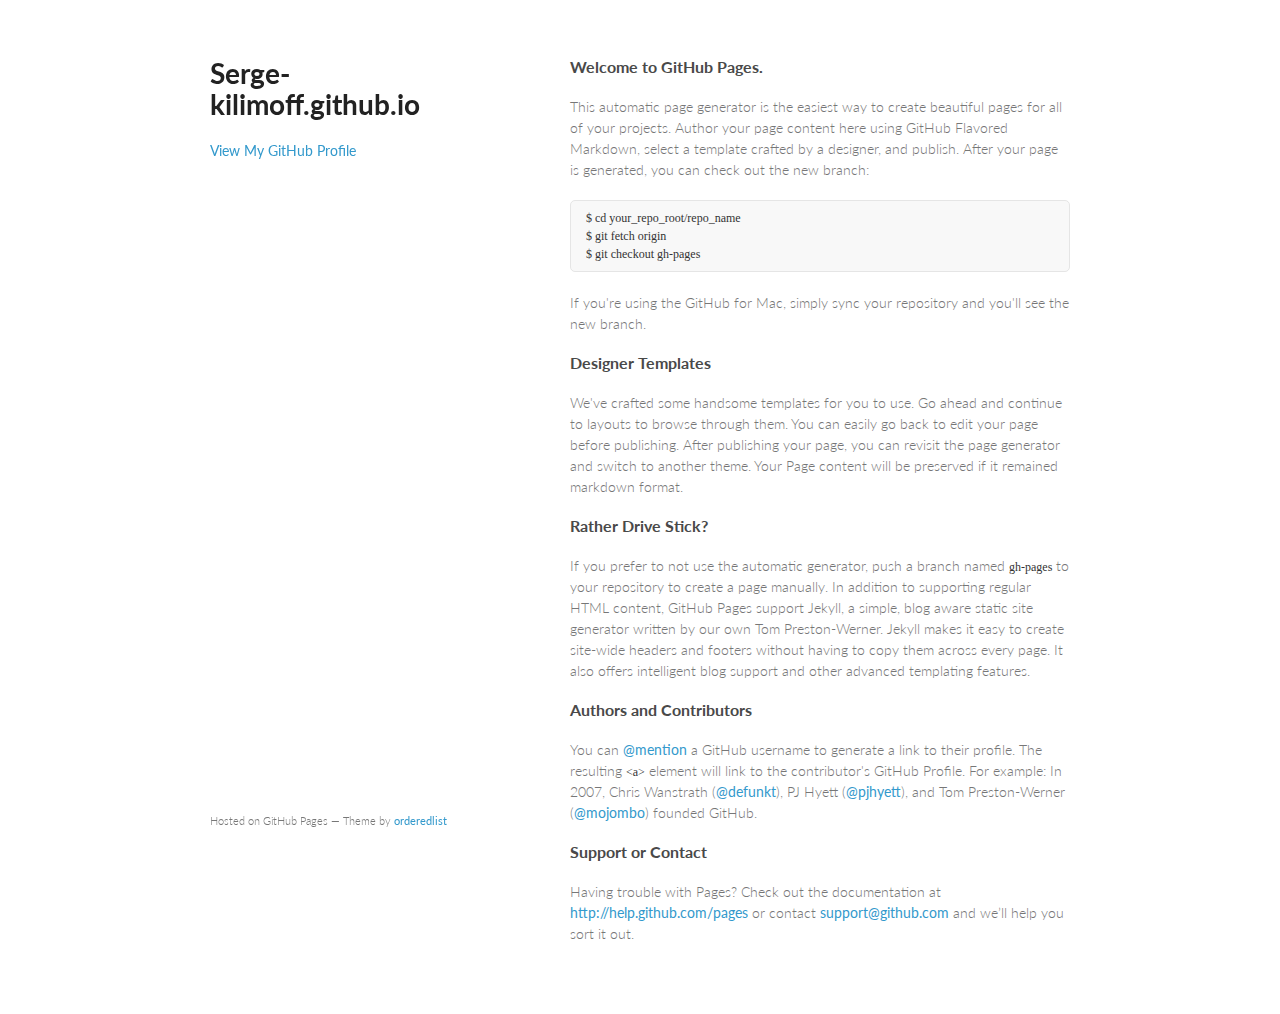
<file: index.html>
<!doctype html>
<html>
  <head>
    <meta charset="utf-8">
    <meta http-equiv="X-UA-Compatible" content="chrome=1">
    <title>Serge-kilimoff.github.io by serge-kilimoff</title>

    <link rel="stylesheet" href="stylesheets/styles.css">
    <link rel="stylesheet" href="stylesheets/pygment_trac.css">
    <meta name="viewport" content="width=device-width, initial-scale=1, user-scalable=no">
    <!--[if lt IE 9]>
    <script src="//html5shiv.googlecode.com/svn/trunk/html5.js"></script>
    <![endif]-->
  </head>
  <body>
    <div class="wrapper">
      <header>
        <h1>Serge-kilimoff.github.io</h1>
        <p></p>


        <p class="view"><a href="https://github.com/serge-kilimoff">View My GitHub Profile</a></p>

      </header>
      <section>
        <h3>
<a name="welcome-to-github-pages" class="anchor" href="#welcome-to-github-pages"><span class="octicon octicon-link"></span></a>Welcome to GitHub Pages.</h3>

<p>This automatic page generator is the easiest way to create beautiful pages for all of your projects. Author your page content here using GitHub Flavored Markdown, select a template crafted by a designer, and publish. After your page is generated, you can check out the new branch:</p>

<pre><code>$ cd your_repo_root/repo_name
$ git fetch origin
$ git checkout gh-pages
</code></pre>

<p>If you're using the GitHub for Mac, simply sync your repository and you'll see the new branch.</p>

<h3>
<a name="designer-templates" class="anchor" href="#designer-templates"><span class="octicon octicon-link"></span></a>Designer Templates</h3>

<p>We've crafted some handsome templates for you to use. Go ahead and continue to layouts to browse through them. You can easily go back to edit your page before publishing. After publishing your page, you can revisit the page generator and switch to another theme. Your Page content will be preserved if it remained markdown format.</p>

<h3>
<a name="rather-drive-stick" class="anchor" href="#rather-drive-stick"><span class="octicon octicon-link"></span></a>Rather Drive Stick?</h3>

<p>If you prefer to not use the automatic generator, push a branch named <code>gh-pages</code> to your repository to create a page manually. In addition to supporting regular HTML content, GitHub Pages support Jekyll, a simple, blog aware static site generator written by our own Tom Preston-Werner. Jekyll makes it easy to create site-wide headers and footers without having to copy them across every page. It also offers intelligent blog support and other advanced templating features.</p>

<h3>
<a name="authors-and-contributors" class="anchor" href="#authors-and-contributors"><span class="octicon octicon-link"></span></a>Authors and Contributors</h3>

<p>You can <a href="https://github.com/blog/821" class="user-mention">@mention</a> a GitHub username to generate a link to their profile. The resulting <code>&lt;a&gt;</code> element will link to the contributor's GitHub Profile. For example: In 2007, Chris Wanstrath (<a href="https://github.com/defunkt" class="user-mention">@defunkt</a>), PJ Hyett (<a href="https://github.com/pjhyett" class="user-mention">@pjhyett</a>), and Tom Preston-Werner (<a href="https://github.com/mojombo" class="user-mention">@mojombo</a>) founded GitHub.</p>

<h3>
<a name="support-or-contact" class="anchor" href="#support-or-contact"><span class="octicon octicon-link"></span></a>Support or Contact</h3>

<p>Having trouble with Pages? Check out the documentation at <a href="http://help.github.com/pages">http://help.github.com/pages</a> or contact <a href="mailto:support@github.com">support@github.com</a> and we’ll help you sort it out.</p>
      </section>
      <footer>
        <p><small>Hosted on GitHub Pages &mdash; Theme by <a href="https://github.com/orderedlist">orderedlist</a></small></p>
      </footer>
    </div>
    <script src="javascripts/scale.fix.js"></script>
    
  </body>
</html>
</file>
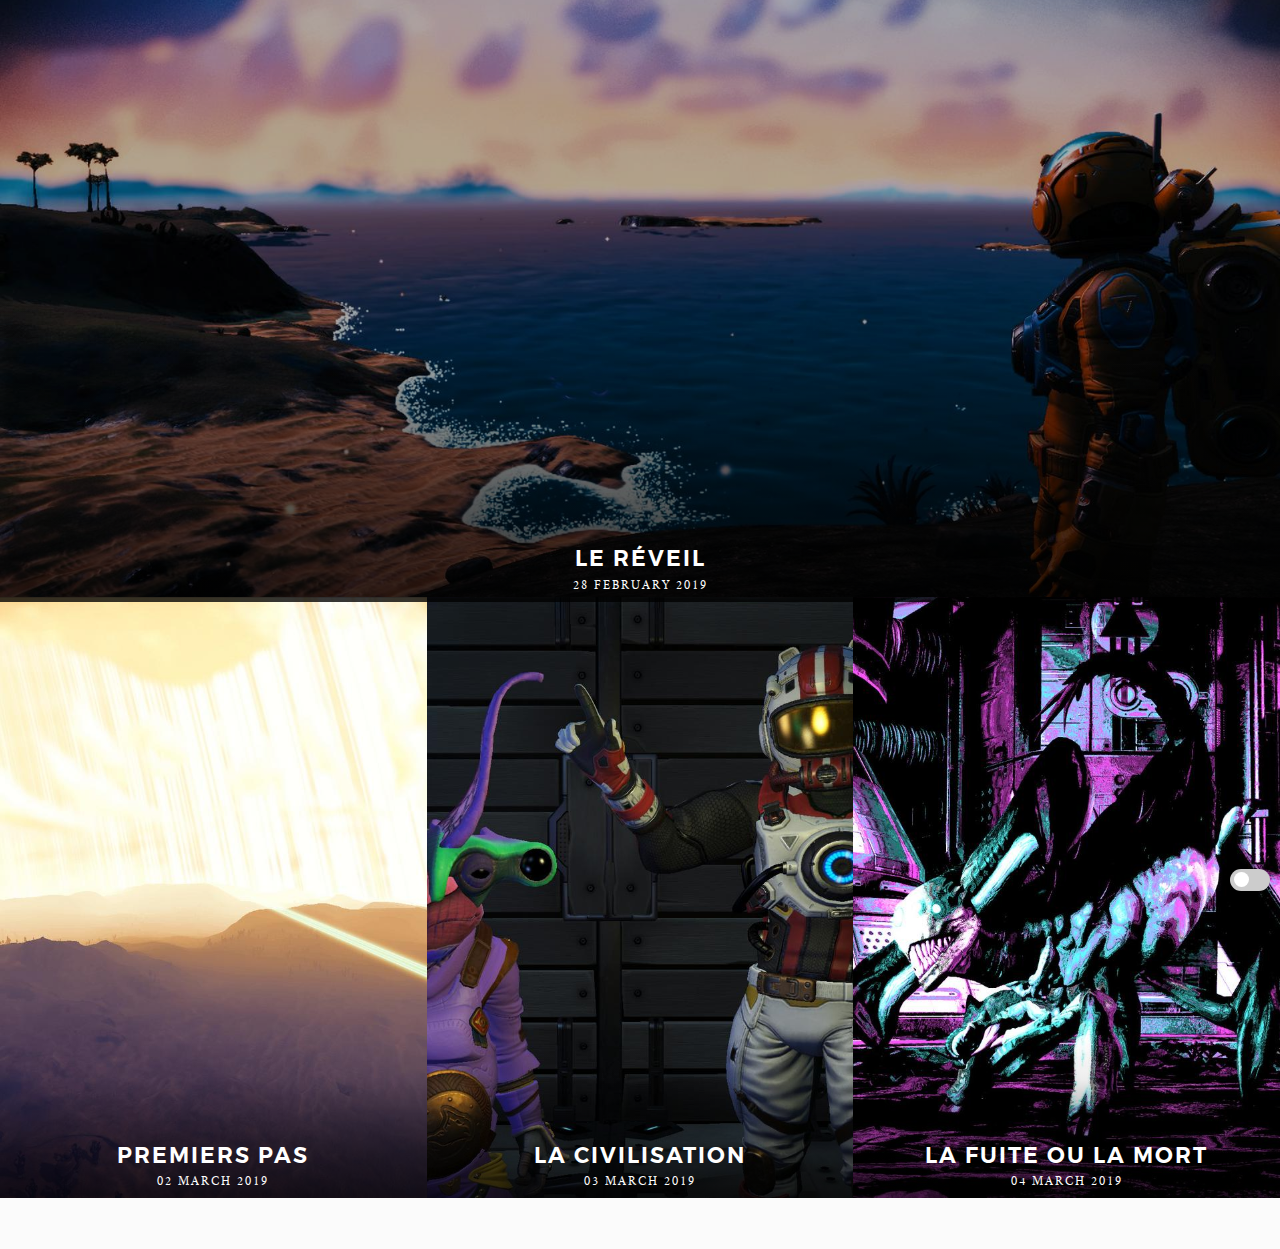
<file: nomansky/index.html>
<!DOCTYPE html>
<html>
  <head>
    <meta charset="UTF-8">
    <link type="text/css" rel="stylesheet" href="static/css/fonts.css"  media="screen,projection"/>
<link type="text/css" rel="stylesheet" href="static/css/style.css"  media="screen,projection"/>
<link type="text/css" rel="stylesheet" href="static/css/custom.css"  media="screen,projection"/>
        <!--Let browser know website is optimized for mobile-->
    <meta name="viewport" content="width=device-width, initial-scale=1.0"/>
    <title>No man's sky</title>
  </head>
  <body>
        <div class="floating-menu">
      <label class="switch">
        <input type="checkbox" id="toggle-box-checkbox">
        <span class="slider round"></span>
      </label>
    </div>
        <div class="gallery-header" style="display: none;">
      <!-- <img id="logo" src="static/img/logo.svg"/> -->
<img id="main-banner" src="static/img/banner.jpg" />
      <h1>No man's sky</h1>
            <hr>
      </div>
    <div class="galleries-grid">
    <div class="galleries-line covers-1">
    <!-- comment tricks against space between inline-block
    --><div class="gallery-square">
      <a href="./le_reveil">
        <div class="gallery-title">
          <h2>Le réveil</h2>
                    <div class="gallery-datetime">28 February 2019</div>                  </div>
      </a>
                  
      <div class="gallery-cover" style="background-image: url('./le_reveil/Feb-28@22.32.45-x900.jpg'), url('./le_reveil/Feb-28@22.32.45-x150.jpg');"></div>
          </div><!-- comment tricks against space between inline-block
    -->  </div>
    <div class="galleries-line covers-3">
    <!-- comment tricks against space between inline-block
    --><div class="gallery-square">
      <a href="./premiers_pas">
        <div class="gallery-title">
          <h2>Premiers pas</h2>
                    <div class="gallery-datetime">02 March 2019</div>                  </div>
      </a>
                  
      <div class="gallery-cover" style="background-image: url('./premiers_pas/cover-x900.jpg'), url('./premiers_pas/cover-x150.jpg');"></div>
          </div><!-- comment tricks against space between inline-block
    --><!-- comment tricks against space between inline-block
    --><div class="gallery-square">
      <a href="./la_civilisation">
        <div class="gallery-title">
          <h2>La civilisation</h2>
                    <div class="gallery-datetime">03 March 2019</div>                  </div>
      </a>
                  
      <div class="gallery-cover" style="background-image: url('./la_civilisation/Mar-3@17.45.31-x900.jpg'), url('./la_civilisation/Mar-3@17.45.31-x150.jpg');"></div>
          </div><!-- comment tricks against space between inline-block
    --><!-- comment tricks against space between inline-block
    --><div class="gallery-square">
      <a href="./la_fuite_ou_la_mort">
        <div class="gallery-title">
          <h2>La fuite ou la mort</h2>
                    <div class="gallery-datetime">04 March 2019</div>                  </div>
      </a>
                  
      <div class="gallery-cover" style="background-image: url('./la_fuite_ou_la_mort/capture_2019-03-04_20-59-06-x900.jpg'), url('./la_fuite_ou_la_mort/capture_2019-03-04_20-59-06-x150.jpg');"></div>
          </div><!-- comment tricks against space between inline-block
    -->  </div>
  </div>
<p style="visibility: hidden">.</p>
<script type="text/javascript" src="./static/js/jquery-2.1.4.min.js" charset="utf-8"></script>
<script type="text/javascript">
if (localStorage.getItem("mode_night") == "true") {
  $('body').addClass('night');
  document.getElementById("toggle-box-checkbox").checked = true;
}

$('#toggle-box-checkbox').on('change', function(){
  if(this.checked){
    $('body').addClass('night');
    localStorage.setItem("mode_night", true);
  }else{
    $('body').removeClass('night');
    localStorage.setItem("mode_night", false);
  }
});
</script>
    <footer style="display: none;">
  <p>Generated using <a href="https://github.com/psycojoker/prosopopee">Prosopopée</a> · content under <a href="https://creativecommons.org/licenses/by-sa/3.0/">CC-BY-SA</a> · atom logo by <a href="https://thenounproject.com/jjjon/">Jonathan Li</a> under <a href="https://creativecommons.org/licenses/by/3.0/">CC-BY</a></p>
</footer>  </body>
</html>
</file>
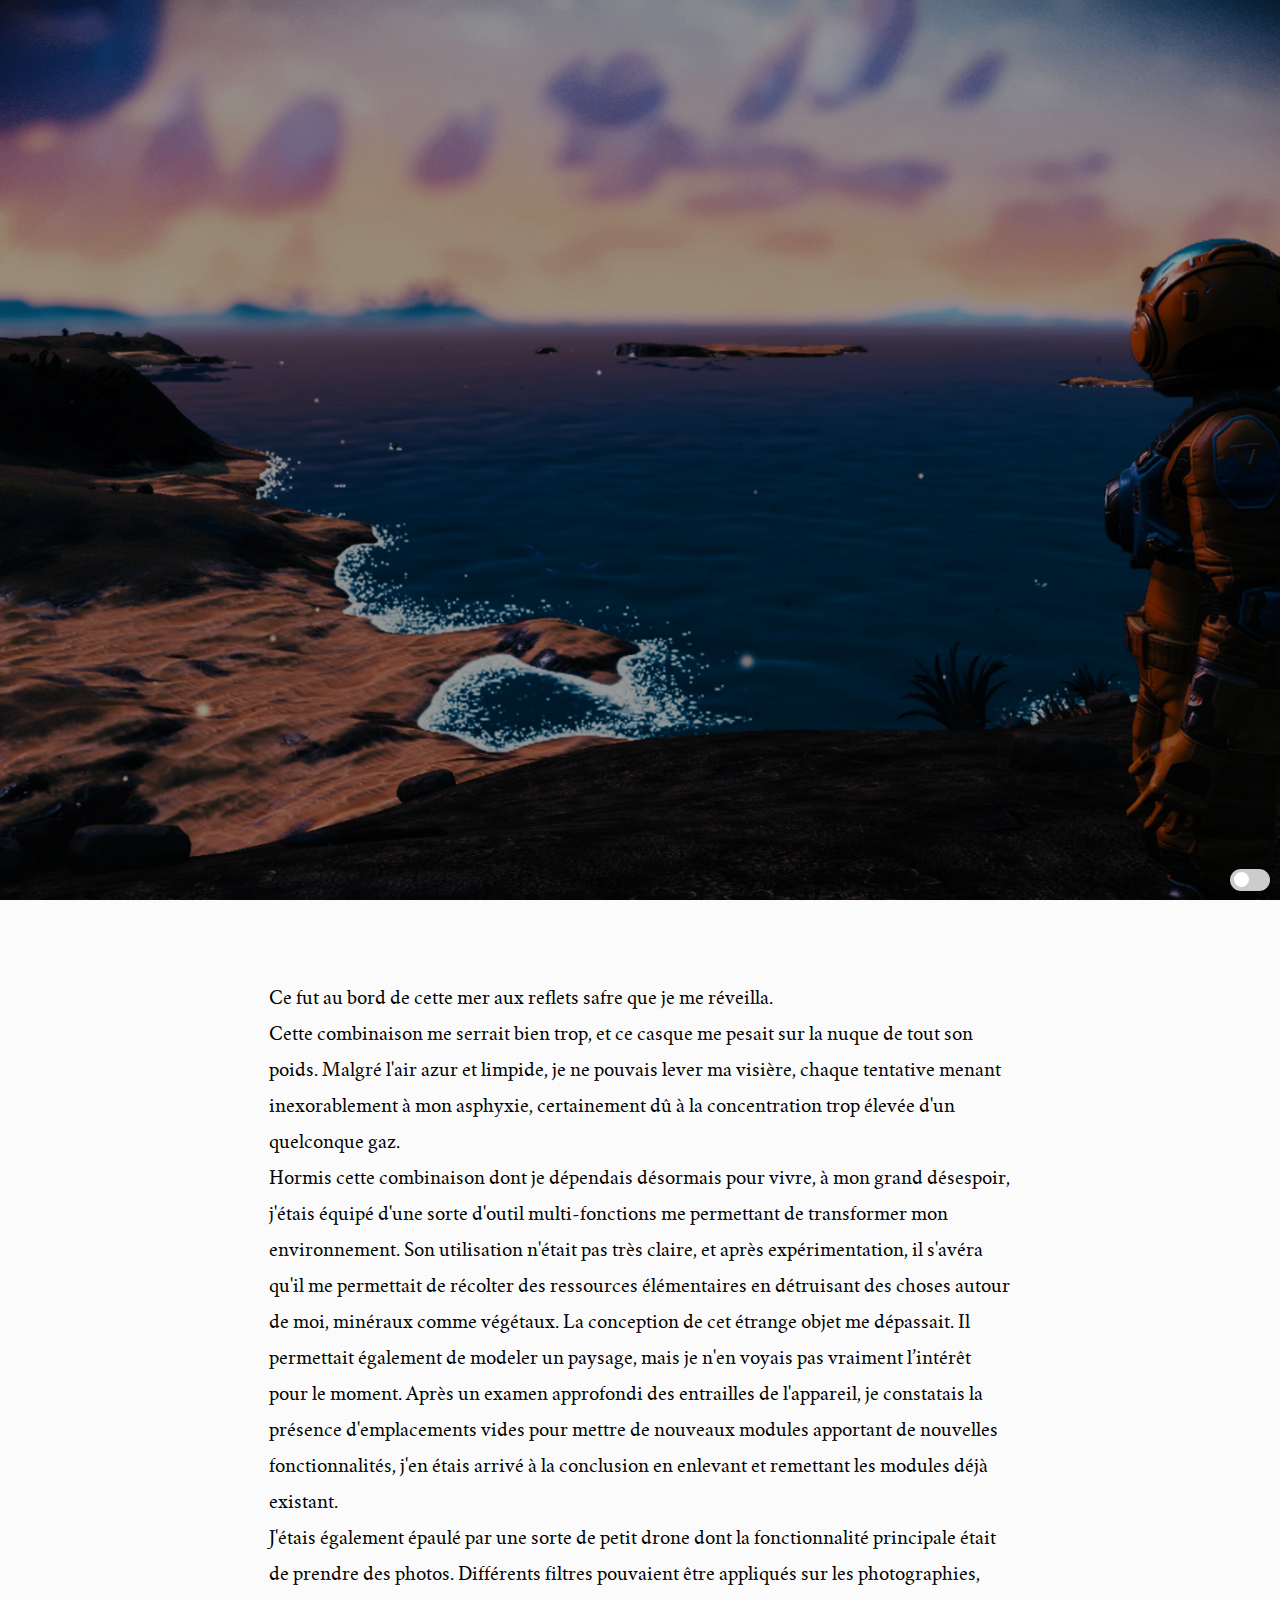
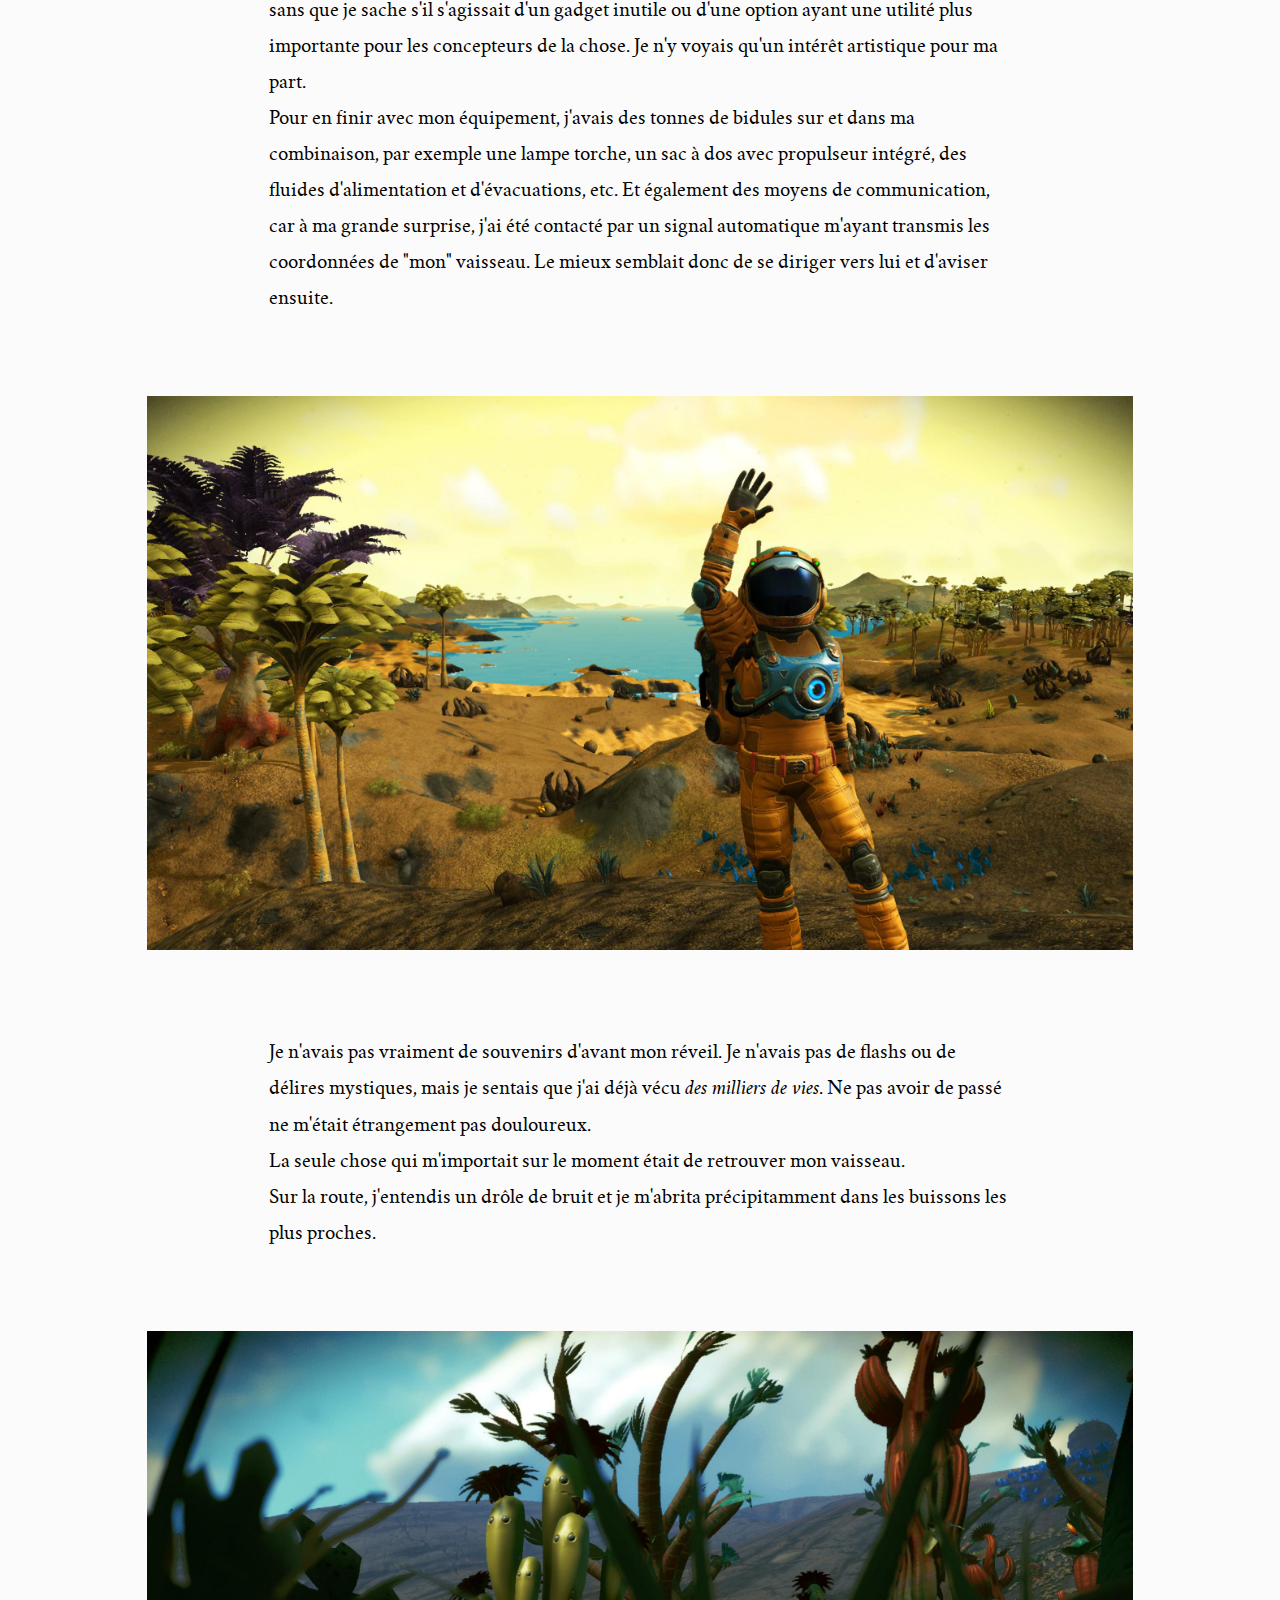
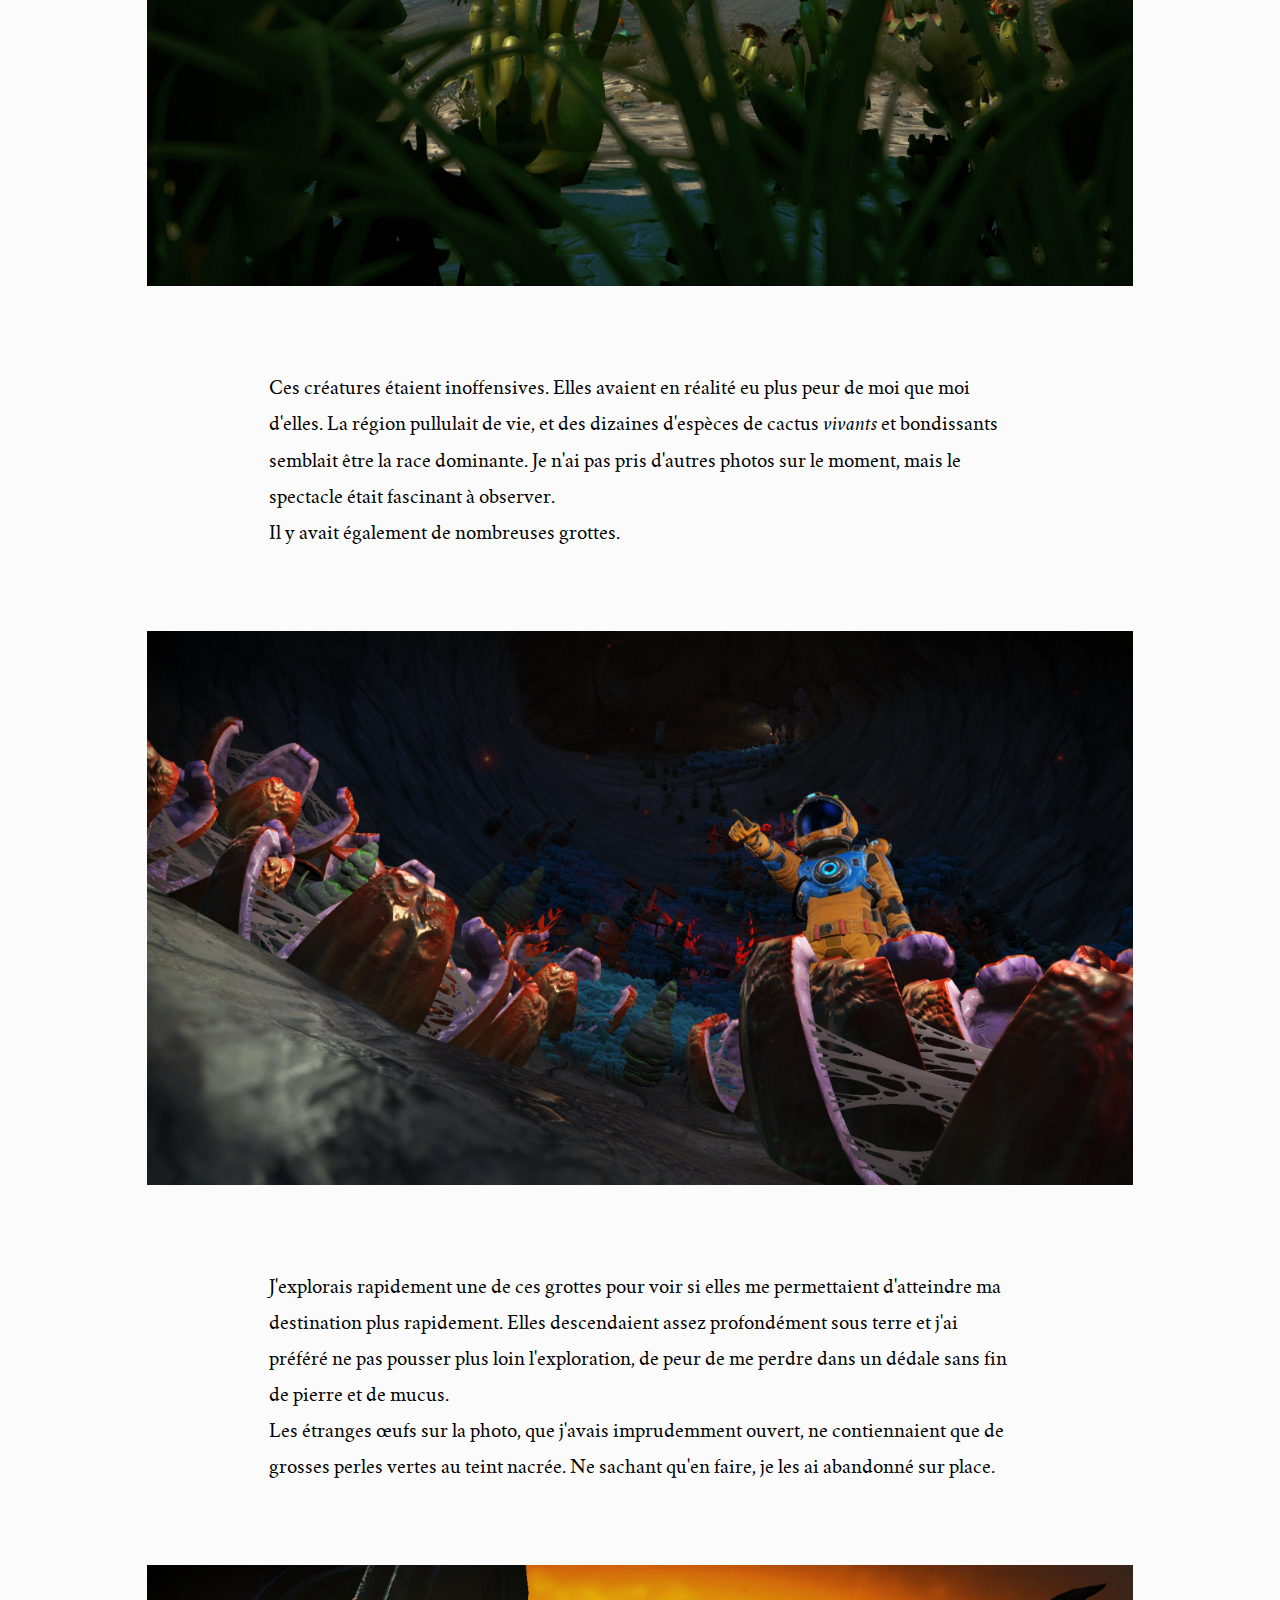
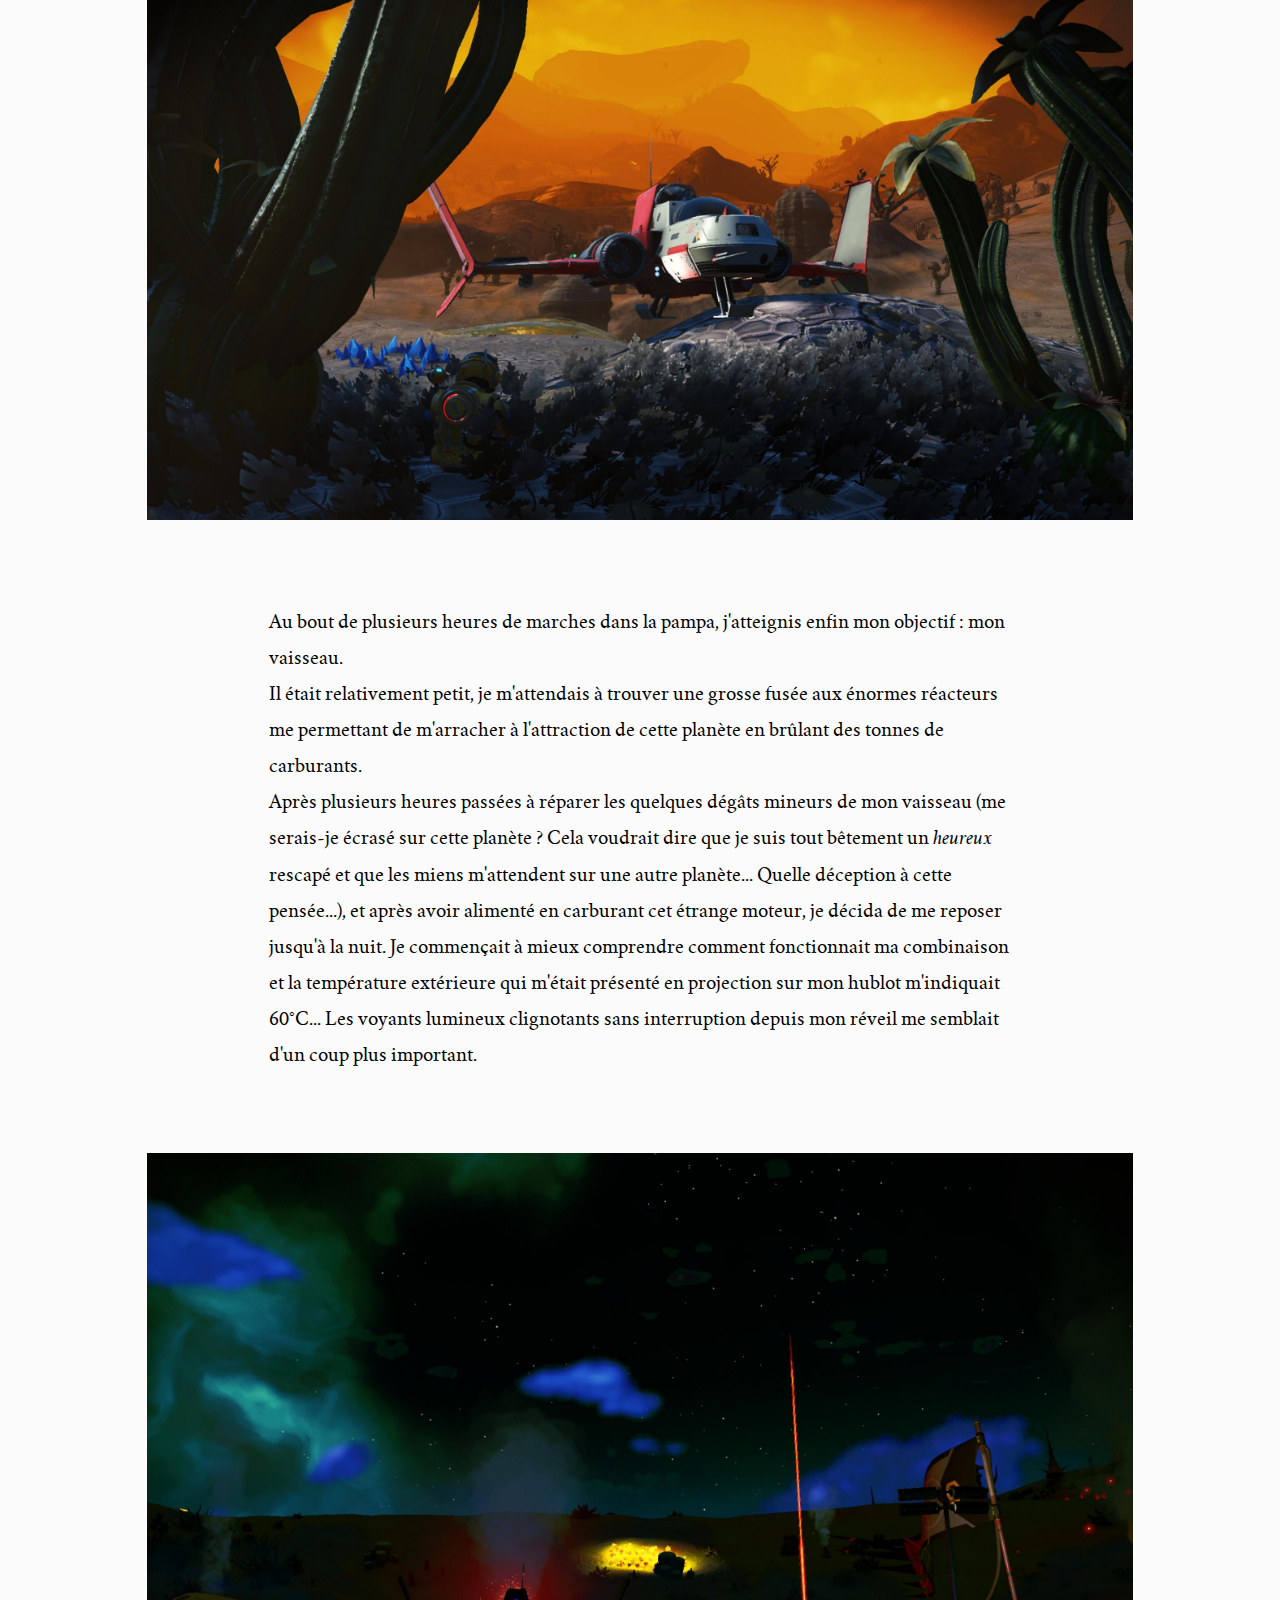
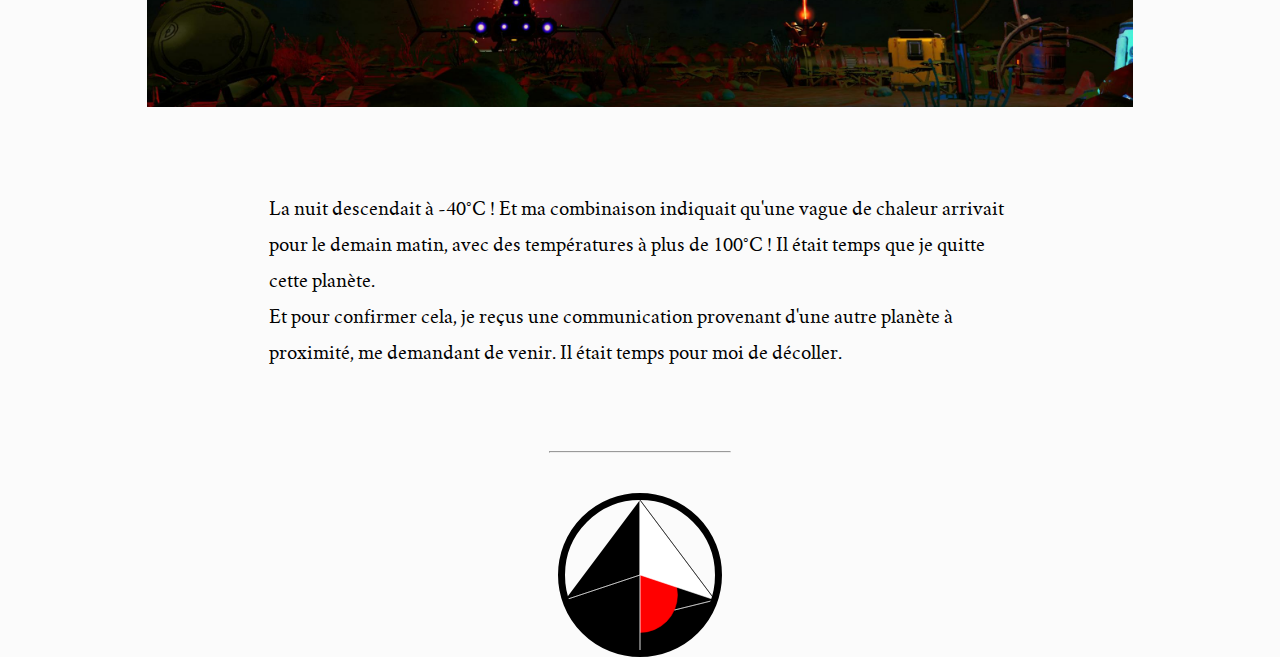
<file: nomansky/le_reveil/index.html>
<!DOCTYPE html>
<html>
  <head>
    <meta name="viewport" content="width=device-width, initial-scale=1.0">
    <meta charset="UTF-8">
    <link type="text/css" rel="stylesheet" href="../static/css/fonts.css"  media="screen,projection"/>
    <link type="text/css" rel="stylesheet" href="../static/css/style-page.css"  media="screen,projection"/>
    <link type="text/css" rel="stylesheet" href="../static/css/baguetteBox.min.css"  media="screen,projection"/>
                <link type="text/css" rel="stylesheet" href="../static/css/custom.css"  media="screen,projection"/>
        <!--Let browser know website is optimized for mobile-->
    <meta name="viewport" content="width=device-width, initial-scale=1.0"/>
                <title>Le réveil · No man's sky</title>
  </head>
  <body>
        <div class="floating-menu">
      <label class="switch">
        <input type="checkbox" id="toggle-box-checkbox">
        <span class="slider round"></span>
      </label>
    </div>
            
<section class="full-picture" style="background: url('Feb-28@22.32.45-x2000.jpg') no-repeat  scroll  center top / cover, url('Feb-28@22.32.45-x450.jpg') no-repeat  scroll  center top / cover transparent;">
    <div class="picture-text">
    <div class="picture-text-column animated animatedFadeInUp fadeInUp">
      <h1>Le réveil</h1>
      <h2></h2>
                      </div>
  </div>
  </section>
          <section class="paragraph">
        <div class="separator"></div>
        <p>
        Ce fut au bord de cette mer aux reflets safre que je me réveilla.<br /> Cette combinaison me serrait bien trop, et ce casque me pesait sur la nuque de tout son poids. Malgré l'air azur et limpide, je ne pouvais lever ma visière, chaque tentative menant inexorablement à mon asphyxie, certainement dû à la concentration trop élevée d'un quelconque gaz.<br /> Hormis cette combinaison dont je dépendais désormais pour vivre, à mon grand désespoir, j'étais équipé d'une sorte d'outil multi-fonctions me permettant de transformer mon environnement. Son utilisation n'était pas très claire, et après expérimentation, il s'avéra qu'il me permettait de récolter des ressources élémentaires en détruisant des choses autour de moi, minéraux comme végétaux. La conception de cet étrange objet me dépassait. Il permettait également de modeler un paysage, mais je n'en voyais pas vraiment l’intérêt pour le moment. Après un examen approfondi des entrailles de l'appareil, je constatais la présence d'emplacements vides pour mettre de nouveaux modules apportant de nouvelles fonctionnalités, j'en étais arrivé à la conclusion en enlevant et remettant les modules déjà existant.<br /> J'étais également épaulé par une sorte de petit drone dont la fonctionnalité principale était de prendre des photos. Différents filtres pouvaient être appliqués sur les photographies, sans que je sache s'il s'agissait d'un gadget inutile ou d'une option ayant une utilité plus importante pour les concepteurs de la chose. Je n'y voyais qu'un intérêt artistique pour ma part.<br /> Pour en finir avec mon équipement, j'avais des tonnes de bidules sur et dans ma combinaison, par exemple une lampe torche, un sac à dos avec propulseur intégré, des fluides d'alimentation et d'évacuations, etc. Et également des moyens de communication, car à ma grande surprise, j'ai été contacté par un signal automatique m'ayant transmis les coordonnées de "mon" vaisseau. Le mieux semblait donc de se diriger vers lui et d'aviser ensuite.
    </p>
    <div class="clear"></div>
  </section>
                  
  <section class="bordered-picture baguette">
    <div class="caption">
      <a href="Feb-28@22.38.1.jpg"          data-at-450="Feb-28@22.38.1-x450.jpg"
         data-at-800="Feb-28@22.38.1-x800.jpg"
         data-at-1366="Feb-28@22.38.1-x1366.jpg"
         data-at-1920="Feb-28@22.38.1-x1920.jpg"
         >
         <picture>
           <source srcset="Feb-28@22.38.1-x450.jpg" media="(max-width: 450px)"/>
           <source srcset="Feb-28@22.38.1-x800.jpg" media="(max-width: 800px)"/>
           <source srcset="Feb-28@22.38.1-x1366.jpg" media="(max-width: 1366px)"/>
           <source srcset="Feb-28@22.38.1-x1920.jpg" media="(max-width: 1920px)"/>
           <img src="Feb-28@22.38.1.jpg" data-original="Feb-28@22.38.1.jpg" alt=""/>
         </picture>
              </a>
    </div>
  </section>
              <section class="paragraph">
        <div class="separator"></div>
        <p>
        Je n'avais pas vraiment de souvenirs d'avant mon réveil. Je n'avais pas de flashs ou de délires mystiques, mais je sentais que j'ai déjà vécu <i>des milliers de vies</i>. Ne pas avoir de passé ne m'était étrangement pas douloureux.<br /> La seule chose qui m'importait sur le moment était de retrouver mon vaisseau.<br /> Sur la route, j'entendis un drôle de bruit et je m'abrita précipitamment dans les buissons les plus proches.
    </p>
    <div class="clear"></div>
  </section>
                  
  <section class="bordered-picture baguette">
    <div class="caption">
      <a href="Mar-1@9.20.21.jpg"          data-at-450="Mar-1@9.20.21-x450.jpg"
         data-at-800="Mar-1@9.20.21-x800.jpg"
         data-at-1366="Mar-1@9.20.21-x1366.jpg"
         data-at-1920="Mar-1@9.20.21-x1920.jpg"
         >
         <picture>
           <source srcset="Mar-1@9.20.21-x450.jpg" media="(max-width: 450px)"/>
           <source srcset="Mar-1@9.20.21-x800.jpg" media="(max-width: 800px)"/>
           <source srcset="Mar-1@9.20.21-x1366.jpg" media="(max-width: 1366px)"/>
           <source srcset="Mar-1@9.20.21-x1920.jpg" media="(max-width: 1920px)"/>
           <img src="Mar-1@9.20.21.jpg" data-original="Mar-1@9.20.21.jpg" alt=""/>
         </picture>
              </a>
    </div>
  </section>
              <section class="paragraph">
        <div class="separator"></div>
        <p>
        Ces créatures étaient inoffensives. Elles avaient en réalité eu plus peur de moi que moi d'elles. La région pullulait de vie, et des dizaines d'espèces de cactus <i>vivants</i> et bondissants semblait être la race dominante. Je n'ai pas pris d'autres photos sur le moment, mais le spectacle était fascinant à observer.<br /> Il y avait également de nombreuses grottes.
    </p>
    <div class="clear"></div>
  </section>
                  
  <section class="bordered-picture baguette">
    <div class="caption">
      <a href="Mar-1@9.26.51.jpg"          data-at-450="Mar-1@9.26.51-x450.jpg"
         data-at-800="Mar-1@9.26.51-x800.jpg"
         data-at-1366="Mar-1@9.26.51-x1366.jpg"
         data-at-1920="Mar-1@9.26.51-x1920.jpg"
         >
         <picture>
           <source srcset="Mar-1@9.26.51-x450.jpg" media="(max-width: 450px)"/>
           <source srcset="Mar-1@9.26.51-x800.jpg" media="(max-width: 800px)"/>
           <source srcset="Mar-1@9.26.51-x1366.jpg" media="(max-width: 1366px)"/>
           <source srcset="Mar-1@9.26.51-x1920.jpg" media="(max-width: 1920px)"/>
           <img src="Mar-1@9.26.51.jpg" data-original="Mar-1@9.26.51.jpg" alt=""/>
         </picture>
              </a>
    </div>
  </section>
              <section class="paragraph">
        <div class="separator"></div>
        <p>
        J'explorais rapidement une de ces grottes pour voir si elles me permettaient d'atteindre ma destination plus rapidement. Elles descendaient assez profondément sous terre et j'ai préféré ne pas pousser plus loin l'exploration, de peur de me perdre dans un dédale sans fin de pierre et de mucus.<br /> Les étranges œufs sur la photo, que j'avais imprudemment ouvert, ne contiennaient que de grosses perles vertes au teint nacrée. Ne sachant qu'en faire, je les ai abandonné sur place.
    </p>
    <div class="clear"></div>
  </section>
                  
  <section class="bordered-picture baguette">
    <div class="caption">
      <a href="Mar-1@9.30.8.jpg"          data-at-450="Mar-1@9.30.8-x450.jpg"
         data-at-800="Mar-1@9.30.8-x800.jpg"
         data-at-1366="Mar-1@9.30.8-x1366.jpg"
         data-at-1920="Mar-1@9.30.8-x1920.jpg"
         >
         <picture>
           <source srcset="Mar-1@9.30.8-x450.jpg" media="(max-width: 450px)"/>
           <source srcset="Mar-1@9.30.8-x800.jpg" media="(max-width: 800px)"/>
           <source srcset="Mar-1@9.30.8-x1366.jpg" media="(max-width: 1366px)"/>
           <source srcset="Mar-1@9.30.8-x1920.jpg" media="(max-width: 1920px)"/>
           <img src="Mar-1@9.30.8.jpg" data-original="Mar-1@9.30.8.jpg" alt=""/>
         </picture>
              </a>
    </div>
  </section>
              <section class="paragraph">
        <div class="separator"></div>
        <p>
        Au bout de plusieurs heures de marches dans la pampa, j'atteignis enfin mon objectif : mon vaisseau.<br /> Il était relativement petit, je m'attendais à trouver une grosse fusée aux énormes réacteurs me permettant de m'arracher à l'attraction de cette planète en brûlant des tonnes de carburants.<br /> Après plusieurs heures passées à réparer les quelques dégâts mineurs de mon vaisseau (me serais-je écrasé sur cette planète ? Cela voudrait dire que je suis tout bêtement un <i>heureux</i> rescapé et que les miens m'attendent sur une autre planète... Quelle déception à cette pensée...), et après avoir alimenté en carburant cet étrange moteur, je décida de me reposer jusqu'à la nuit. Je commençait à mieux comprendre comment fonctionnait ma combinaison et la température extérieure qui m'était présenté en projection sur mon hublot m'indiquait 60°C... Les voyants lumineux clignotants sans interruption depuis mon réveil me semblait d'un coup plus important.
    </p>
    <div class="clear"></div>
  </section>
                  
  <section class="bordered-picture baguette">
    <div class="caption">
      <a href="Mar-1@22.28.31.jpg"          data-at-450="Mar-1@22.28.31-x450.jpg"
         data-at-800="Mar-1@22.28.31-x800.jpg"
         data-at-1366="Mar-1@22.28.31-x1366.jpg"
         data-at-1920="Mar-1@22.28.31-x1920.jpg"
         >
         <picture>
           <source srcset="Mar-1@22.28.31-x450.jpg" media="(max-width: 450px)"/>
           <source srcset="Mar-1@22.28.31-x800.jpg" media="(max-width: 800px)"/>
           <source srcset="Mar-1@22.28.31-x1366.jpg" media="(max-width: 1366px)"/>
           <source srcset="Mar-1@22.28.31-x1920.jpg" media="(max-width: 1920px)"/>
           <img src="Mar-1@22.28.31.jpg" data-original="Mar-1@22.28.31.jpg" alt=""/>
         </picture>
              </a>
    </div>
  </section>
              <section class="paragraph">
        <div class="separator"></div>
        <p>
        La nuit descendait à -40°C ! Et ma combinaison indiquait qu'une vague de chaleur arrivait pour le demain matin, avec des températures à plus de 100°C ! Il était temps que je quitte cette planète.<br /> Et pour confirmer cela, je reçus une communication provenant d'une autre planète à proximité, me demandant de venir. Il était temps pour moi de décoller.
    </p>
    <div class="clear"></div>
  </section>
              <div class="back-to-home">
      <hr>
      <a href="../">
        <div id="logo" src="./../static/img/logo.svg">
          HOME
        </div>
      </a>
    </div>
    <script type="text/javascript" src="../static/js/jquery-2.1.4.min.js" charset="utf-8"></script>
    <script type="text/javascript" src="../static/js/baguetteBox.min.js" charset="utf-8"></script>
        <script type="text/javascript" src="../static/js/jquery.lazyload.min.js" charset="utf-8"></script>
    <script type="text/javascript" src="../static/js/picturefill.min.js" charset="utf-8"></script>
        <script type="text/javascript">
if (localStorage.getItem("mode_night") == "true") {
  $('body').addClass('night');
  document.getElementById("toggle-box-checkbox").checked = true;
}

$('#toggle-box-checkbox').on('change', function(){
  if(this.checked){
    $('body').addClass('night');
    localStorage.setItem("mode_night", true);
  }else{
    $('body').removeClass('night');
    localStorage.setItem("mode_night", false);
  }
});
$(function() {
  baguetteBox.run(".baguette", {});

  });


function goFullscreen(id) {
  var element = document.getElementById(id);
  if (element.requestFullscreen) {
    element.requestFullscreen();
  } else if (element.mozRequestFullScreen) {
    element.mozRequestFullScreen();
  } else if (element.webkitRequestFullScreen) {
    element.webkitRequestFullScreen();
  }  
}

$(function() {
  $("img.lazy").lazyload({
    threshold : 400,
    effect : "fadeIn"
  });
  $("video.lazy").lazyload({
    threshold : 400,
    effect : "fadeIn"
  });
  $("section.lazy").lazyload({
    threshold : 400,
    effect : "fadeIn"
  });
});

    </script>
    <footer style="display: none;">
  <p>Generated using <a href="https://github.com/psycojoker/prosopopee">Prosopopée</a> · content under <a href="https://creativecommons.org/licenses/by-sa/3.0/">CC-BY-SA</a> · atom logo by <a href="https://thenounproject.com/jjjon/">Jonathan Li</a> under <a href="https://creativecommons.org/licenses/by/3.0/">CC-BY</a></p>
</footer>  </body>
</html>
</file>
<file: stylesheets/styles.css>
@import url(https://fonts.googleapis.com/css?family=Lato:300italic,700italic,300,700);

body {
  padding:50px;
  font:14px/1.5 Lato, "Helvetica Neue", Helvetica, Arial, sans-serif;
  color:#777;
  font-weight:300;
}

h1, h2, h3, h4, h5, h6 {
  color:#222;
  margin:0 0 20px;
}

p, ul, ol, table, pre, dl {
  margin:0 0 20px;
}

h1, h2, h3 {
  line-height:1.1;
}

h1 {
  font-size:28px;
}

h2 {
  color:#393939;
}

h3, h4, h5, h6 {
  color:#494949;
}

a {
  color:#39c;
  font-weight:400;
  text-decoration:none;
}

a small {
  font-size:11px;
  color:#777;
  margin-top:-0.6em;
  display:block;
}

.wrapper {
  width:860px;
  margin:0 auto;
}

blockquote {
  border-left:1px solid #e5e5e5;
  margin:0;
  padding:0 0 0 20px;
  font-style:italic;
}

code, pre {
  font-family:Monaco, Bitstream Vera Sans Mono, Lucida Console, Terminal;
  color:#333;
  font-size:12px;
}

pre {
  padding:8px 15px;
  background: #f8f8f8;  
  border-radius:5px;
  border:1px solid #e5e5e5;
  overflow-x: auto;
}

table {
  width:100%;
  border-collapse:collapse;
}

th, td {
  text-align:left;
  padding:5px 10px;
  border-bottom:1px solid #e5e5e5;
}

dt {
  color:#444;
  font-weight:700;
}

th {
  color:#444;
}

img {
  max-width:100%;
}

header {
  width:270px;
  float:left;
  position:fixed;
}

header ul {
  list-style:none;
  height:40px;
  
  padding:0;
  
  background: #eee;
  background: -moz-linear-gradient(top, #f8f8f8 0%, #dddddd 100%);
  background: -webkit-gradient(linear, left top, left bottom, color-stop(0%,#f8f8f8), color-stop(100%,#dddddd));
  background: -webkit-linear-gradient(top, #f8f8f8 0%,#dddddd 100%);
  background: -o-linear-gradient(top, #f8f8f8 0%,#dddddd 100%);
  background: -ms-linear-gradient(top, #f8f8f8 0%,#dddddd 100%);
  background: linear-gradient(top, #f8f8f8 0%,#dddddd 100%);
  
  border-radius:5px;
  border:1px solid #d2d2d2;
  box-shadow:inset #fff 0 1px 0, inset rgba(0,0,0,0.03) 0 -1px 0;
  width:270px;
}

header li {
  width:89px;
  float:left;
  border-right:1px solid #d2d2d2;
  height:40px;
}

header ul a {
  line-height:1;
  font-size:11px;
  color:#999;
  display:block;
  text-align:center;
  padding-top:6px;
  height:40px;
}

strong {
  color:#222;
  font-weight:700;
}

header ul li + li {
  width:88px;
  border-left:1px solid #fff;
}

header ul li + li + li {
  border-right:none;
  width:89px;
}

header ul a strong {
  font-size:14px;
  display:block;
  color:#222;
}

section {
  width:500px;
  float:right;
  padding-bottom:50px;
}

small {
  font-size:11px;
}

hr {
  border:0;
  background:#e5e5e5;
  height:1px;
  margin:0 0 20px;
}

footer {
  width:270px;
  float:left;
  position:fixed;
  bottom:50px;
}

@media print, screen and (max-width: 960px) {
  
  div.wrapper {
    width:auto;
    margin:0;
  }
  
  header, section, footer {
    float:none;
    position:static;
    width:auto;
  }
  
  header {
    padding-right:320px;
  }
  
  section {
    border:1px solid #e5e5e5;
    border-width:1px 0;
    padding:20px 0;
    margin:0 0 20px;
  }
  
  header a small {
    display:inline;
  }
  
  header ul {
    position:absolute;
    right:50px;
    top:52px;
  }
}

@media print, screen and (max-width: 720px) {
  body {
    word-wrap:break-word;
  }
  
  header {
    padding:0;
  }
  
  header ul, header p.view {
    position:static;
  }
  
  pre, code {
    word-wrap:normal;
  }
}

@media print, screen and (max-width: 480px) {
  body {
    padding:15px;
  }
  
  header ul {
    display:none;
  }
}

@media print {
  body {
    padding:0.4in;
    font-size:12pt;
    color:#444;
  }
}
</file>
<file: stylesheets/pygment_trac.css>
.highlight  { background: #ffffff; }
.highlight .c { color: #999988; font-style: italic } /* Comment */
.highlight .err { color: #a61717; background-color: #e3d2d2 } /* Error */
.highlight .k { font-weight: bold } /* Keyword */
.highlight .o { font-weight: bold } /* Operator */
.highlight .cm { color: #999988; font-style: italic } /* Comment.Multiline */
.highlight .cp { color: #999999; font-weight: bold } /* Comment.Preproc */
.highlight .c1 { color: #999988; font-style: italic } /* Comment.Single */
.highlight .cs { color: #999999; font-weight: bold; font-style: italic } /* Comment.Special */
.highlight .gd { color: #000000; background-color: #ffdddd } /* Generic.Deleted */
.highlight .gd .x { color: #000000; background-color: #ffaaaa } /* Generic.Deleted.Specific */
.highlight .ge { font-style: italic } /* Generic.Emph */
.highlight .gr { color: #aa0000 } /* Generic.Error */
.highlight .gh { color: #999999 } /* Generic.Heading */
.highlight .gi { color: #000000; background-color: #ddffdd } /* Generic.Inserted */
.highlight .gi .x { color: #000000; background-color: #aaffaa } /* Generic.Inserted.Specific */
.highlight .go { color: #888888 } /* Generic.Output */
.highlight .gp { color: #555555 } /* Generic.Prompt */
.highlight .gs { font-weight: bold } /* Generic.Strong */
.highlight .gu { color: #800080; font-weight: bold; } /* Generic.Subheading */
.highlight .gt { color: #aa0000 } /* Generic.Traceback */
.highlight .kc { font-weight: bold } /* Keyword.Constant */
.highlight .kd { font-weight: bold } /* Keyword.Declaration */
.highlight .kn { font-weight: bold } /* Keyword.Namespace */
.highlight .kp { font-weight: bold } /* Keyword.Pseudo */
.highlight .kr { font-weight: bold } /* Keyword.Reserved */
.highlight .kt { color: #445588; font-weight: bold } /* Keyword.Type */
.highlight .m { color: #009999 } /* Literal.Number */
.highlight .s { color: #d14 } /* Literal.String */
.highlight .na { color: #008080 } /* Name.Attribute */
.highlight .nb { color: #0086B3 } /* Name.Builtin */
.highlight .nc { color: #445588; font-weight: bold } /* Name.Class */
.highlight .no { color: #008080 } /* Name.Constant */
.highlight .ni { color: #800080 } /* Name.Entity */
.highlight .ne { color: #990000; font-weight: bold } /* Name.Exception */
.highlight .nf { color: #990000; font-weight: bold } /* Name.Function */
.highlight .nn { color: #555555 } /* Name.Namespace */
.highlight .nt { color: #000080 } /* Name.Tag */
.highlight .nv { color: #008080 } /* Name.Variable */
.highlight .ow { font-weight: bold } /* Operator.Word */
.highlight .w { color: #bbbbbb } /* Text.Whitespace */
.highlight .mf { color: #009999 } /* Literal.Number.Float */
.highlight .mh { color: #009999 } /* Literal.Number.Hex */
.highlight .mi { color: #009999 } /* Literal.Number.Integer */
.highlight .mo { color: #009999 } /* Literal.Number.Oct */
.highlight .sb { color: #d14 } /* Literal.String.Backtick */
.highlight .sc { color: #d14 } /* Literal.String.Char */
.highlight .sd { color: #d14 } /* Literal.String.Doc */
.highlight .s2 { color: #d14 } /* Literal.String.Double */
.highlight .se { color: #d14 } /* Literal.String.Escape */
.highlight .sh { color: #d14 } /* Literal.String.Heredoc */
.highlight .si { color: #d14 } /* Literal.String.Interpol */
.highlight .sx { color: #d14 } /* Literal.String.Other */
.highlight .sr { color: #009926 } /* Literal.String.Regex */
.highlight .s1 { color: #d14 } /* Literal.String.Single */
.highlight .ss { color: #990073 } /* Literal.String.Symbol */
.highlight .bp { color: #999999 } /* Name.Builtin.Pseudo */
.highlight .vc { color: #008080 } /* Name.Variable.Class */
.highlight .vg { color: #008080 } /* Name.Variable.Global */
.highlight .vi { color: #008080 } /* Name.Variable.Instance */
.highlight .il { color: #009999 } /* Literal.Number.Integer.Long */

.type-csharp .highlight .k { color: #0000FF }
.type-csharp .highlight .kt { color: #0000FF }
.type-csharp .highlight .nf { color: #000000; font-weight: normal }
.type-csharp .highlight .nc { color: #2B91AF }
.type-csharp .highlight .nn { color: #000000 }
.type-csharp .highlight .s { color: #A31515 }
.type-csharp .highlight .sc { color: #A31515 }
</file>
<file: nomansky/static/css/fonts.css>
/* Montserrat: sans-serif header font */
@font-face {
    font-family: 'montserrat';
    src: url('../fonts/montserrat-semibold-webfont.eot');
    src: url('../fonts/montserrat-semibold-webfont.eot?#iefix') format('embedded-opentype'),
         url('../fonts/montserrat-semibold-webfont.woff2') format('woff2'),
         url('../fonts/montserrat-semibold-webfont.woff') format('woff'),
         url('../fonts/montserrat-semibold-webfont.ttf') format('truetype'),
         url('../fonts/montserrat-semibold-webfont.svg#montserratsemi_bold') format('svg');
    font-weight: bold;
    font-style: normal;

}

@font-face {
    font-family: 'montserrat';
    src: url('../fonts/montserrat-regular-webfont.eot');
    src: url('../fonts/montserrat-regular-webfont.eot?#iefix') format('embedded-opentype'),
         url('../fonts/montserrat-regular-webfont.woff2') format('woff2'),
         url('../fonts/montserrat-regular-webfont.woff') format('woff'),
         url('../fonts/montserrat-regular-webfont.ttf') format('truetype'),
         url('../fonts/montserrat-regular-webfont.svg#montserratregular') format('svg');
    font-weight: normal;
    font-style: normal;
}


/* Crimson: serif regular font */
@font-face {
    font-family: 'crimson';
    src: url('../fonts/crimsontext-semibold-webfont.eot');
    src: url('../fonts/crimsontext-semibold-webfont.eot?#iefix') format('embedded-opentype'),
         url('../fonts/crimsontext-semibold-webfont.woff2') format('woff2'),
         url('../fonts/crimsontext-semibold-webfont.woff') format('woff'),
         url('../fonts/crimsontext-semibold-webfont.ttf') format('truetype'),
         url('../fonts/crimsontext-semibold-webfont.svg#crimson_textsemibold') format('svg');
    font-weight: 600;
    font-style: normal;
}

@font-face {
    font-family: 'crimson';
    src: url('../fonts/crimsontext-semibolditalic-webfont.eot');
    src: url('../fonts/crimsontext-semibolditalic-webfont.eot?#iefix') format('embedded-opentype'),
         url('../fonts/crimsontext-semibolditalic-webfont.woff2') format('woff2'),
         url('../fonts/crimsontext-semibolditalic-webfont.woff') format('woff'),
         url('../fonts/crimsontext-semibolditalic-webfont.ttf') format('truetype'),
         url('../fonts/crimsontext-semibolditalic-webfont.svg#crimson_textsemibolditalic') format('svg');
    font-weight: 600;
    font-style: italic;
}

@font-face {
    font-family: 'crimson';
    src: url('../fonts/crimsontext-bold-webfont.eot');
    src: url('../fonts/crimsontext-bold-webfont.eot?#iefix') format('embedded-opentype'),
         url('../fonts/crimsontext-bold-webfont.woff2') format('woff2'),
         url('../fonts/crimsontext-bold-webfont.woff') format('woff'),
         url('../fonts/crimsontext-bold-webfont.ttf') format('truetype'),
         url('../fonts/crimsontext-bold-webfont.svg#crimson_textbold') format('svg');
    font-weight: bold;
    font-style: normal;
}

@font-face {
    font-family: 'crimson';
    src: url('../fonts/crimsontext-bolditalic-webfont.eot');
    src: url('../fonts/crimsontext-bolditalic-webfont.eot?#iefix') format('embedded-opentype'),
         url('../fonts/crimsontext-bolditalic-webfont.woff2') format('woff2'),
         url('../fonts/crimsontext-bolditalic-webfont.woff') format('woff'),
         url('../fonts/crimsontext-bolditalic-webfont.ttf') format('truetype'),
         url('../fonts/crimsontext-bolditalic-webfont.svg#crimson_textbolditalic') format('svg');
    font-weight: bold;
    font-style: italic;
}

@font-face {
    font-family: 'crimson';
    src: url('../fonts/crimsontext-regular-webfont.eot');
    src: url('../fonts/crimsontext-regular-webfont.eot?#iefix') format('embedded-opentype'),
         url('../fonts/crimsontext-regular-webfont.woff2') format('woff2'),
         url('../fonts/crimsontext-regular-webfont.woff') format('woff'),
         url('../fonts/crimsontext-regular-webfont.ttf') format('truetype'),
         url('../fonts/crimsontext-regular-webfont.svg#crimson_textroman') format('svg');
    font-weight: normal;
    font-style: normal;
}

@font-face {
    font-family: 'crimson';
    src: url('../fonts/crimsontext-italic-webfont.eot');
    src: url('../fonts/crimsontext-italic-webfont.eot?#iefix') format('embedded-opentype'),
         url('../fonts/crimsontext-italic-webfont.woff2') format('woff2'),
         url('../fonts/crimsontext-italic-webfont.woff') format('woff'),
         url('../fonts/crimsontext-italic-webfont.ttf') format('truetype'),
         url('../fonts/crimsontext-italic-webfont.svg#crimson_textitalic') format('svg');
    font-weight: normal;
    font-style: italic;
}
</file>
<file: nomansky/static/css/style.css>
body {
    color: #222;
    font-family: 'montserrat', sans-serif;
    background-color: #FBFBFB;
    margin: 0;
}

a {
    text-decoration: none;
}

.galleries-grid {
    width: 100%;
    height: 100%;
    position: relative;
    text-align: center;
    margin: 0 auto;
    padding: 0px;
}

.galleries-line {
    width: 100%;
    height: 100%;
    margin-bottom: -5px; /* YOLO */
}

.covers-1 .gallery-square {
    width: 100%;
    height: 100%;
    margin: auto;
    padding-bottom: 47%;
    position: relative;
}

.covers-2 .gallery-square {
    width: 50%;
    height: 100%;
    margin: 0 0 0;
    padding-bottom: 47%;
    position: relative;
    display: inline-block;
}

.covers-3 .gallery-square {
    width: 33.333333333%;
    height: 100%;
    margin: 0;
    padding-bottom: 47%;
    position: relative;
    display: inline-block;
}

.gallery-square > a {
    position: absolute;
    top: 0px;
    left: 0px;
    z-index: 555;
    width: 100%;
    height: 100%;
}

@keyframes darken {
    from {background-color: rgba(0, 0, 0, 0);}
    to {background-color: rgba(0, 0, 0, 0.3);}
}

.gallery-square > a:hover {
    animation-name: darken;
    animation-duration: 0.15s;
    animation-iteration-count: 1;
    background-color: rgba(0, 0, 0, 0.3);
}

.gallery-cover {
    position: absolute;
    top: 0px;
    left: 0px;
    width: 100%;
    height: 100%;
    background-position: center center;
    background-size: cover;
    overflow: hidden;
}

.gallery-title {
    color: white;
    width: 100%;
    position: absolute;
    top: initial;
    bottom: 0px;
    text-align: center;
    z-index: 3;
    background: transparent linear-gradient(rgba(255, 255, 255, 0) 0%, transparent 1%, rgba(0, 0, 0, 0.07) 26%, rgba(0, 0, 0, 0.5) 71%, rgba(0, 0, 0, 0.7) 100%) repeat scroll 0% 0%;
    padding: 20% 0 10px 0;
}

.gallery-header {
    text-align: center;
    /*margin-top: 2em;*/
    margin-bottom: 6.5em;
}

.static-header {
    margin-bottom: 0px;
}

#logo {
    width: 10%;
    max-height: 10em;
}
#main-banner {

}

.gallery-header > h1 {
    font-size: 2.6vw;
    text-transform: uppercase;
    letter-spacing: 3px;
    margin-bottom: 0;
}

.gallery-header > h4 {
    font-size: 1.4vw;
    color: #444;
    font-style: italic;
    font-weight: normal;
    font-family: 'crimson', serif;
    margin-top: .5em;
}

.gallery-header > hr {
    width: 14%;
    margin-top: 3.5em;
    color: #BBB;
}

.gallery-title > h2 {
    text-transform: uppercase;
    margin-bottom: .2em;
    letter-spacing: 2px;
    font-size: 1.7vw;
}

.gallery-title > h3 {
    font-style: italic;
    margin-top: 0;
    margin-bottom: .7em;
    font-family: 'crimson', serif;
    font-weight: normal;
}

.gallery-datetime {
    font-family: 'crimson', serif;
    text-transform: uppercase;
    letter-spacing: 2px;
    font-size: 11px;
}

footer {
    margin-top: 7em;
    text-align: center;
    position: relative;
    font-family: 'crimson', serif;
    font-size: 11px;
    color: #555;
    background-color: #EEE;
    border-top: solid 2px #DDD;
    padding-bottom: 10px;
    padding-top: 14px;
}

footer p {
    margin: 0;
}

footer a {
    text-decoration: none;
    font-weight: 600;
    font-family: 'montserrat', sans-serif;
    color: #111;
}

nav {
  background-color: #FBFBFB;
  width: 100%;
  height: 56px;
  line-height: 56px;
}

body.night nav {
  background-color: #061F2F;;
}

nav .nav-wrapper {
  position: relative;
  height: 100%;
  margin: 0px auto;
  max-width: 1280px;
}

nav ul {
  margin: 0;
}

nav ul li {
  padding: 0;
  list-style-type: none;
  display:inline-block;
}

nav a.first-item-menu {
  margin-left: -42px;
}

nav ul li.active {
  background-color: rgba(0, 0, 0, 0.1);
}

nav ul a {
  transition: background-color .3s;
  font-size: 1rem;
  display: block;
  padding: 0 15px;
  cursor: pointer;
  text-transform: uppercase;
  margin: 0px;
  letter-spacing: 1px;
  font-weight: 700;
  color: #424242;
  font-style: normal !important;
}

.center, .center-align {
  text-align: center;
}

nav ul li > a.item-menu::before {
    content: "/";
    margin-right: 22px;
    font-size: 18px;
    line-height: 1;
    color: #cfcfcf;
}

.gallery-tag {
   font-size: 13px;
   text-transform: uppercase;
   font-style: normal;
   display: inline;
   font-family: "adobe-garamond-pro", serif;
}

.gallery-tag span {
    font-size: 12px;
    border-bottom: solid 1px rgba(255,255,255,0.2);
    display: inline-block;
    margin: 0 0 0 3px;
    font-weight: bold;
    font-family: "europa", sans-serif;
    text-transform: uppercase;
    letter-spacing: 3px;
    font-style: normal;
}

.gallery-cover video.fillWidth {
    height: 100%;
    position: absolute;
    top: 0px;
    left: 0px;
}

.gallery-cover img.fillWidth,
.gallery-cover video.fillWidth {
  top: 0;bottom: 0;right: 0;left: 0;margin: auto;
}

.gallery-cover video.fillWidth {
  min-width: 50%;
}

.back-to-home {
    text-align: center;
}

.back-to-home hr {
    width: 14%;
    color: #DDD;
}

.back-to-home #logo {
    background: transparent url("../img/logo.svg") no-repeat scroll center top / cover;
    border-radius: 100em;
    border: 7px solid black;
    margin: auto;
    margin-top: 1em;
    height: 150px;
    width: 150px;
    color: transparent;
    font-size: 40px;
}

.back-to-home a {
    position: relative;
    text-decoration: none;
    color: transparent;
}

.back-to-home #logo:hover {
    background-color: black;
    text-decoration: none;
    color: white;
    display: flex;
    align-items: center;
    justify-content: center;
    text-align: center;
    text-transform: uppercase;
    font-family: 'montserrat', sans-serif;
    font-weight: bold;
}

body.night {
    background-color: #061F2F;
    color: #d3d4d4;
}

body.night footer {
  background-color: #0f1b29;
  color: #fff;
}

body.night footer a {
  color: #fff;
}

body.night ul.icon a {
  -webkit-filter: invert(1);
  filter: invert(1);
}

body.night .back-to-home #logo {
  -webkit-filter: invert(1);
  filter: invert(1);
}

body.night a {
  color: #9CD7F7;
}

body.night .audio-player {
  background: #1f3341
}

body.night #logo {
  -webkit-filter: invert(1);
  filter: invert(1);
}

body.night .gallery-header h4 {
  color: #c1f1f0;
}

.floating-menu {
  font-family: sans-serif;
  padding: 5px;;
  width: 45px;
  z-index: 556;
  position: fixed;
  bottom: 0px;
  right: 0px;
}

.switch {
  position: relative;
  display: inline-block;
  width: 40px;
  height: 22px;
}

.switch input {display:none;}

.slider {
  position: absolute;
  cursor: pointer;
  top: 0;
  left: 0;
  right: 0;
  bottom: 0;
  background-color: #ccc;
  -webkit-transition: .4s;
  transition: .4s;
}

.slider:before {
  position: absolute;
  content: "";
  height: 15px;
  width: 15px;
  left: 4px;
  bottom: 4px;
  background-color: white;
}

input:checked + .slider {
  background-color: #2196F3;
}

input:focus + .slider {
  box-shadow: 0 0 1px #2196F3;
}

input:checked + .slider:before {
  -webkit-transform: translateX(18px);
  -ms-transform: translateX(18px);
  transform: translateX(18px);
}

/* Rounded sliders */
.slider.round {
  border-radius: 34px;
}

.slider.round:before {
  border-radius: 50%;
}

@media only screen and (max-device-width: 700px) {
  .gallery-square {
    width: 100% !important;
    margin-bottom: -7px !important;
    padding-bottom: 70% !important;
  }

  .gallery-title > h2 {
    font-size: 3.7vw;
  }
}
</file>
<file: nomansky/static/css/custom.css>
.nav-extended {
    /*height: auto!important;*/
}
</file>
<file: nomansky/static/css/style-page.css>
html {
    height: 100%;
    width: 100%;
}

body {
    margin: 0;
    height: 100%;
    width: 100%;
    background-color: #FBFBFB;
    color: black;
    margin: 0px;
}

section {
    margin-bottom: 80px;
    margin-top: 40px;
}

a {
    text-decoration: none;
    font-weight: bold;
    color: #222;
    font-style: italic;
}

.full-picture {
    height: 100%;
    width: 100%;
    min-height: 250px;
    margin-top: 0;
}

.full-picture > .picture-text {
    position: relative;
    top: 0px;
    left: 0px;
    z-index: 555;
    width: 100%;
    height: 100%;
    display: flex;
    align-items: center;
    justify-content: center;
    text-align: center;
    color: white;
    background-color: rgba(0, 0, 0, .4);
}

.full-picture > .picture-text > .picture-text-colum {
    display: flex;
}

.full-picture h1 {
    text-transform: uppercase;
    font-size: 5.5vw;
    letter-spacing: 4px;
    font-family: 'montserrat', sans-serif;
    margin-left: 10%;
    margin-right: 10%;
    margin-bottom: 1px;
}

.full-picture h2 {
    font-weight: normal;
    font-style: italic;
    font-size: 2.2vw;
    font-family: 'crimson', serif;
    margin-top: 1px;
}

.full-picture .datetime {
    text-transform: uppercase;
    font-family: 'crimson', serif;
    letter-spacing: 2px;
}

.bordered-picture img {
    height: 77%;
    width: 77%;
    margin-left: 11.5%;
    margin-right: 11.5%;
}

.pictures-line {
    min-width: 77%;
    width: 77%;
    margin-left: 11.5%;
    margin-right: 11.5%;
    display: flex;
    margin-bottom: 0.5em;
}

.pictures-line .picture img {
    width: 100%;
}

.pictures-line .separator {
    min-width: 0.5em;
}

.text {
    text-align: center;
    font-family: 'crimson', serif;
    font-size: 1.6em;
    line-height: 1.8em;
    margin-left: 21%;
    margin-right: 21%;
}

.paragraph {
    text-align: left;
    font-family: 'crimson', serif;
    font-size: 2vmin;
    margin-left: 21%;
    margin-right: 21%;
}

.paragraph h2 {
    font-family: 'montserrat', sans-serif;
    font-weight: normal;
    font-size: 3.0vh;
    text-transform: uppercase;
    line-height: 1.4em;
}

.paragraph p {
    line-height: 2em;

}

footer {
    position: relative;
    right: 0;
    bottom: 0;
    left: 0;
    margin-top: 6em;
    text-align: center;
    font-family: 'crimson', serif;
    font-size: 11px;
    color: #555;
    background-color: #EEE;
    border-top: solid 2px #DDD;
    padding-bottom: 10px;
    padding-top: 14px;
}

.back-to-home {
    text-align: center;
}

.back-to-home hr {
    width: 14%;
    color: #DDD;
}

.back-to-home #logo {
    background: transparent url("../img/logo.svg") no-repeat scroll center top / cover;
    border-radius: 100em;
    border: 7px solid black;
    margin: auto;
    margin-top: 1em;
    height: 150px;
    width: 150px;
    color: transparent;
    font-size: 40px;
}

.back-to-home a {
    position: relative;
    text-decoration: none;
    color: transparent;
}

.back-to-home #logo:hover {
    background-color: black;
    text-decoration: none;
    color: white;
    display: flex;
    align-items: center;
    justify-content: center;
    text-align: center;
    text-transform: uppercase;
    font-family: 'montserrat', sans-serif;
    font-weight: bold;
}

footer p {
    margin: 0;
}

footer a {
    text-decoration: none;
    font-weight: 600;
    font-family: 'montserrat', sans-serif;
    color: #111;
}

.gallery-header {
    margin-bottom: 0;
}



.caption {
    position: relative;
    overflow: hidden;
}

.caption__media {
    display: block;
    min-width: 100%;
    max-width: 100%;
    height: auto;
}

.caption__overlay {
    height: 20px;
    position: absolute;
    top: 0;
    right: 0;
    bottom: 0;
    left: 0;
    padding: 20px 0 30px 0;
    color: white;
    transform: translateY(-100%);
    transition: transform .35s ease-out;
    background: -moz-linear-gradient(top, rgba(0,0,0,0.85) 0%, transparent 100%);
    background: -webkit-gradient(linear, left top, left bottom, color-stop(0%, rgba(0,0,0,0.85)), color-stop(100%, transparent));
    background: -webkit-linear-gradient(top, rgba(0,0,0,0.85) 0%, transparent 100%);
    background: -o-linear-gradient(top, rgba(0,0,0,0.85) 0%, transparent 100%);
    background: -ms-linear-gradient(top, rgba(0,0,0,0.85) 0%, transparent 100%);
}

.caption:hover .caption__overlay {
    transform: translateY(0);
}

.caption h5 {
    position: relative;
    width: auto;
    display: inline-block;
    margin: 0 auto 10px auto;
    font-size: 20px;
    font-family: "adobe-garamond-pro", serif;
    font-weight: normal;
    font-style: italic;
    padding: 2px 0px;
    width: 100%;
    text-align: center;
}

.bordered-picture .caption__overlay {
    margin-left: 11.5%;
    margin-right: 11.5%;
}

.center, .center-align {
  text-align: center;
}


.share, .author-meta {
    text-align: center;
    height: auto;
    position: relative;
    bottom: 0;
    padding: 0 0 10px 0;
    font-family: 'crimson', serif;
}


ul.icon {
   padding: 0;
   margin: 10px 0 0 0;
}

ul.icon li {
  padding: 0;
  list-style-type: none;
  display:inline-block;
}

ul.icon a {
    display: block;
    float: left;
    background: url(../img/social-share.png) no-repeat;
    background-size: 196px 23px;
    border: none;
}

ul.icon li, ul.icon a {
    width: 32px;
    height: 32px;
    text-indent: -999999em;
    overflow: hidden;
    list-style-type: none;
    display: inline-block;
}

a.twitter {
    background-position: 5px 0 !important;
}

a.facebook {
    background-position: -57px 0 !important;
}

a.pinterest {
    background-position: -114px 0 !important;
}

a.google {
    background-position: -172px 0 !important;
}

.author-meta img.circle {
    border-radius: 50%;
    width: 80px;
}

/*
.author-meta {
    padding-bottom: 7em;
}
*/

.author-info {
    font-style: italic;
    font-size: 19px;
}

.author-info h4 {
    text-transform: uppercase;
    text-align: center;
    font-family: 'crimson', serif;
    font-style: normal;
    font-weight: bold;
}
.author-info .desc {
    width: 350px;
    margin: auto;
    padding-bottom: 10px;
    font-style: normal;
    font-size: 14px;
    line-height: normal;
    color: #333;
}

.bordered-picture video,
.picture video {
    position: absolute;
    top: 0;
    left: 0;
    z-index: 0;
    width: 100%;
    height: 100%;
}

.full-picture video {
    position: fixed; right: 0; bottom: 0;
    min-width: 100%; min-height: 100%;
    width: auto; height: auto; z-index: -100;
    background-size: cover;
}

.bordered-picture video {
    width: 77%;
    margin-left: 11.5%;
    margin-right: 11.5%;
    object-fit: fill;
}

.bg-section {
    padding: 1px 0px;
}

.bg-section section {
    margin-bottom: 40px;
    margin-top: 40px;
}

.video-container {
  position: relative;
  bottom: 0%;
  left: 0%;
  height: 100%;
  width: 100%;
  overflow: hidden;
  background: #000;
}

.video-container .title-container {
  z-index: 1000;
  position: absolute;
  background-color: rgba(0, 0, 0, .4);
  width: 100%;
  height: 100%;
  display: flex;
  color: white;
  align-items: center;
  justify-content: center;
  text-align: center;
}

.video-container video {
  position: absolute;
  z-index: 0;
  bottom: 0;
}
.video-container video.fillWidth {
  width: 100%;
}

@media only screen and (max-device-width : 992px) {

.pictures-line {
    display: inherit;
}

}

#slow-notice {
    width:300px;
    position: absolute;
    top:0;
    left:50%;
    margin-left: -160px;
    background-color: #F0DE7D;
    text-align: center;
    z-index: 999;
    padding: 10px;
    font-family: sans-serif;
    font-size: 12px;
}

#slow-notice a,
#slow-notice .dismiss {
    color: #000;
    text-decoration: underline;
    cursor:pointer;
}

#slow-notice .dismiss-container {
    text-align:right;
    padding-top:10px;
    font-size: 10px;
}

blockquote {
  margin: 1.5em 10px;
  padding: 0.5em 10px;
  quotes: "\201C""\201D""\2018""\2019";
  color: #8a8989;
}

blockquote:before {
  color: #8a8989;
  content: open-quote;
  font-size: 4em;
  line-height: 0.1em;
  margin-right: 0.25em;
  vertical-align: -0.4em;
}

blockquote:after {
  color: #8a8989;
  content: close-quote;
  font-size: 4em;
  line-height: 0.1em;
  margin-left: 0.25em;
  vertical-align: -0.4em;
}

blockquote p {
  display: inline;
}

video.responsive-video {
  max-width: 100%;
  height: auto;
}

.youtube-container {
  position: relative;
  padding-bottom: 56.25%;
  height: 0;
  overflow: hidden;
  margin-bottom: -15%;
}


.youtube-container iframe, .youtube-container object, .youtube-container embed {
  position: absolute;
  top: 0;
  left: 0;
  height: 77%;
  width: 77%;
  margin-left: 11.5%;
  margin-right: 11.5%;
}

span.left {
  float: left;
  padding: 0 1.5em 1em 0;
  top: 0.25em;
}

span.right {
  float: right;
  padding: 0 0 1em 1.5em;
  top: 0.25em;
}

span.left img, span.right img {
  width: 100%;
}

.clear {
  clear: both;
}

body.night {
  background-color: #061F2F;
  color: #d3d4d4;
}

body.night footer {
  background-color: #0f1b29;
  color: #fff;
}

body.night footer a {
  color: #fff;
}

body.night ul.icon a {
  -webkit-filter: invert(1);
  filter: invert(1);
}

body.night .back-to-home #logo {
  -webkit-filter: invert(1);
  filter: invert(1);
}

body.night a {
  color: #9CD7F7;
}

body.night .audio-player {
  background: #1f3341
}

.floating-menu {
  font-family: sans-serif;
  padding: 5px;
  width: 45px;
  z-index: 556;
  position: fixed;
  bottom: 0px;
  right: 0px;
}

.switch {
  position: relative;
  display: inline-block;
  width: 40px;
  height: 22px;
}

.switch input {display:none;}

.slider {
  position: absolute;
  cursor: pointer;
  top: 0;
  left: 0;
  right: 0;
  bottom: 0;
  background-color: #ccc;
  -webkit-transition: .4s;
  transition: .4s;
}

.slider:before {
  position: absolute;
  content: "";
  height: 15px;
  width: 15px;
  left: 4px;
  bottom: 4px;
  background-color: white;
}

input:checked + .slider {
  background-color: #2196F3;
}

input:focus + .slider {
  box-shadow: 0 0 1px #2196F3;
}

input:checked + .slider:before {
  -webkit-transform: translateX(18px);
  -ms-transform: translateX(18px);
  transform: translateX(18px);
}

/* Rounded sliders */
.slider.round {
  border-radius: 34px;
}

.slider.round:before {
  border-radius: 50%;
}

@keyframes fadeInUp {
	from {
		transform: translate3d(0,80px,0)
	}

	to {
		transform: translate3d(0,0,0);
		opacity: 1
	}
}

@-webkit-keyframes fadeInUp {
	from {
		transform: translate3d(0,80px,0)
	}

	to {
		transform: translate3d(0,0,0);
		opacity: 1
	}
}

.animated {
	animation-delay: 0.5s;
	animation-duration: 1s;
	animation-fill-mode: both;
	-webkit-animation-duration: 1s;
	-webkit-animation-fill-mode: both
}

.animatedFadeInUp {
	opacity: 0
}

.fadeInUp {
	opacity: 0;
	animation-name: fadeInUp;
	-webkit-animation-name: fadeInUp;
}

@media only screen and (max-device-width: 700px) {
  .paragraph {
    font-size: 3.7vmin !important;
    margin-left: 10% !important;
    margin-right: 10% !important;
  }
  .full-picture h2 {
    font-size: 3.2vw !important;
  }
}
</file>
<file: nomansky/static/css/baguetteBox.min.css>
/*!
 * baguetteBox.js
 * @author  feimosi
 * @version 1.4.2
 * @url https://github.com/feimosi/baguetteBox.js
 */#baguetteBox-overlay{display:none;opacity:0;position:fixed;overflow:hidden;top:0;left:0;width:100%;height:100%;z-index:1000000;background-color:#222;background-color:rgba(0,0,0,.8);-webkit-transition:opacity .5s ease;transition:opacity .5s ease}#baguetteBox-overlay.visible{opacity:1}#baguetteBox-overlay .full-image{display:inline-block;position:relative;width:100%;height:100%;text-align:center}#baguetteBox-overlay .full-image figure{display:inline;margin:0;height:100%}#baguetteBox-overlay .full-image img{display:inline-block;width:auto;height:auto;max-height:100%;max-width:100%;vertical-align:middle;-moz-box-shadow:0 0 8px rgba(0,0,0,.6);box-shadow:0 0 8px rgba(0,0,0,.6)}#baguetteBox-overlay .full-image figcaption{display:block;position:absolute;bottom:0;width:100%;text-align:center;line-height:1.8;white-space:normal;color:#ccc;background-color:#000;background-color:rgba(0,0,0,.6);font-family:sans-serif}#baguetteBox-overlay .full-image:before{content:"";display:inline-block;height:50%;width:1px;margin-right:-1px}#baguetteBox-slider{position:absolute;left:0;top:0;height:100%;width:100%;white-space:nowrap;-webkit-transition:left .4s ease,-webkit-transform .4s ease;transition:left .4s ease,-moz-transform .4s ease;transition:left .4s ease,transform .4s ease}#baguetteBox-slider.bounce-from-right{-webkit-animation:bounceFromRight .4s ease-out;animation:bounceFromRight .4s ease-out}#baguetteBox-slider.bounce-from-left{-webkit-animation:bounceFromLeft .4s ease-out;animation:bounceFromLeft .4s ease-out}@-webkit-keyframes bounceFromRight{0%,100%{margin-left:0}50%{margin-left:-30px}}@keyframes bounceFromRight{0%,100%{margin-left:0}50%{margin-left:-30px}}@-webkit-keyframes bounceFromLeft{0%,100%{margin-left:0}50%{margin-left:30px}}@keyframes bounceFromLeft{0%,100%{margin-left:0}50%{margin-left:30px}}.baguetteBox-button#next-button,.baguetteBox-button#previous-button{top:50%;top:calc(50% - 30px);width:44px;height:60px}.baguetteBox-button{position:absolute;cursor:pointer;outline:0;padding:0;margin:0;border:0;-moz-border-radius:15%;border-radius:15%;background-color:#323232;background-color:rgba(50,50,50,.5);color:#ddd;font:1.6em sans-serif;-webkit-transition:background-color .4s ease;transition:background-color .4s ease}.baguetteBox-button:hover{background-color:rgba(50,50,50,.9)}.baguetteBox-button#next-button{right:2%}.baguetteBox-button#previous-button{left:2%}.baguetteBox-button#close-button{top:20px;right:2%;right:calc(2% + 6px);width:30px;height:30px}.baguetteBox-button svg{position:absolute;left:0;top:0}.spinner{width:40px;height:40px;display:inline-block;position:absolute;top:50%;left:50%;margin-top:-20px;margin-left:-20px}.double-bounce1,.double-bounce2{width:100%;height:100%;-moz-border-radius:50%;border-radius:50%;background-color:#fff;opacity:.6;position:absolute;top:0;left:0;-webkit-animation:bounce 2s infinite ease-in-out;animation:bounce 2s infinite ease-in-out}.double-bounce2{-webkit-animation-delay:-1s;animation-delay:-1s}@-webkit-keyframes bounce{0%,100%{-webkit-transform:scale(0);transform:scale(0)}50%{-webkit-transform:scale(1);transform:scale(1)}}@keyframes bounce{0%,100%{-webkit-transform:scale(0);-moz-transform:scale(0);transform:scale(0)}50%{-webkit-transform:scale(1);-moz-transform:scale(1);transform:scale(1)}}
</file>
